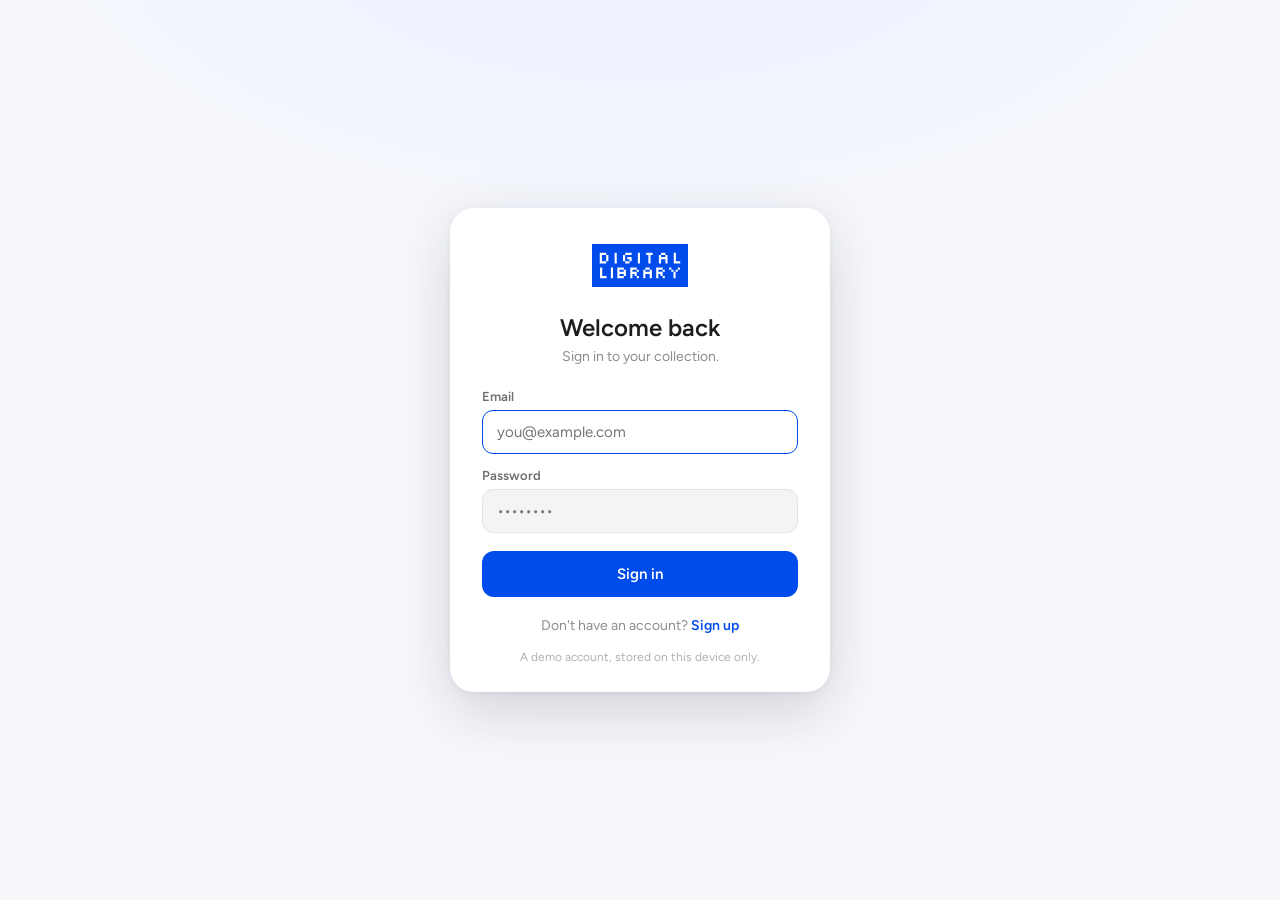
<file: index.html>
<!DOCTYPE html>
<html lang="en">
<head>
  <meta charset="UTF-8" />
  <meta name="viewport" content="width=device-width, initial-scale=1.0, minimum-scale=1.0, maximum-scale=1.0, user-scalable=no, viewport-fit=cover" />
  <title>Digital Library</title>
  <meta name="description" content="A Cover Flow shelf for the books worth keeping." />

  <!-- Link previews -->
  <meta property="og:type" content="website" />
  <meta property="og:title" content="Digital Library" />
  <meta property="og:description" content="A Cover Flow shelf for the books worth keeping." />
  <meta property="og:image" content="assets/og-image.png" />
  <meta property="og:image:width" content="800" />
  <meta property="og:image:height" content="600" />
  <meta property="og:image:alt" content="Digital Library" />
  <meta name="twitter:card" content="summary_large_image" />
  <meta name="twitter:title" content="Digital Library" />
  <meta name="twitter:description" content="A Cover Flow shelf for the books worth keeping." />
  <meta name="twitter:image" content="assets/og-image.png" />
  <link rel="preconnect" href="https://fonts.googleapis.com" />
  <link rel="preconnect" href="https://fonts.gstatic.com" crossorigin />
  <link href="https://fonts.googleapis.com/css2?family=Figtree:wght@400;500;600&family=Geist+Mono:wght@400;500&display=swap" rel="stylesheet" />
  <link rel="icon" href="assets/favicon.svg" type="image/svg+xml" />
  <link rel="icon" href="assets/favicon-32.png" sizes="32x32" />
  <link rel="apple-touch-icon" href="assets/apple-touch-icon.png" />
  <meta name="theme-color" content="#004BEC" />
  <link rel="stylesheet" href="styles.css" />
</head>
<body>
  <header class="topbar">
    <div class="topbar-row">
      <img class="logo" src="assets/logo.svg" alt="Digital Library" />
      <div class="search" role="search">
        <input id="searchInput" type="search" placeholder="Search by author, book, or genre"
               aria-label="Search by author, book, or genre" autocomplete="off" />
      </div>
      <button class="add-btn glass" id="addBtn">Add book</button>
      <button class="avatar-btn" id="avatarBtn" title="Your profile" aria-label="Your profile" hidden></button>
    </div>

    <div class="nav-row">
     <div class="nav-left">
      <nav class="tabs" id="tabsNav">
        <button class="tab-link" data-tab="explore" data-label="Explore">
          Explore<img class="tab-caret" src="assets/caret-down.svg" alt="" />
        </button>
        <button class="tab-link active" data-tab="collection" data-label="Collection" aria-haspopup="menu" aria-expanded="false">
          Collection<img class="tab-caret" src="assets/caret-down.svg" alt="" />
        </button>
        <button class="tab-link" data-tab="list" data-label="List">
          List<img class="tab-caret" src="assets/caret-down.svg" alt="" />
        </button>
        <button class="tab-link" data-tab="settings" data-label="Settings">
          Settings<img class="tab-caret" src="assets/caret-down.svg" alt="" />
        </button>
        <span class="tab-indicator" id="tabIndicator" aria-hidden="true"></span>
        <div class="tab-menu glass glass--static" id="tabMenu" role="menu" hidden></div>
      </nav>
     </div>

      <div class="view-ctas" id="viewCtas" role="group" aria-label="View">
        <button class="glass view-cta active" data-view="cover" aria-label="Cover view" title="Cover view" aria-pressed="true">
          <img class="icon-on" src="assets/slideshow-on.svg" alt="" />
          <img class="icon-off" src="assets/slideshow-off.svg" alt="" />
        </button>
        <button class="glass view-cta" data-view="list" aria-label="List view" title="List view" aria-pressed="false">
          <img class="icon-on" src="assets/list-on.svg" alt="" />
          <img class="icon-off" src="assets/list-off.svg" alt="" />
        </button>
        <button class="glass view-cta" data-view="grid" aria-label="Grid view" title="Grid view" aria-pressed="false">
          <img class="icon-on" src="assets/grid-on.svg" alt="" />
          <img class="icon-off" src="assets/grid-off.svg" alt="" />
        </button>
      </div>
    </div>
  </header>

  <!-- Collection category sub-nav (floats below the header, over the shelf) -->
  <div class="collection-subnav" id="collectionSubnav" role="tablist" aria-label="Collection categories" hidden></div>

  <p class="empty-shelf" id="emptyShelf" hidden>
    Your library is empty. Use <strong>Add book</strong> to put something on the shelf.
  </p>

  <main class="stage" id="stage">
    <div class="coverflow" id="coverflow"></div>
    <div class="book-meta" id="bookMeta">
      <p class="book-title" id="bookTitle"></p>
      <p class="book-author" id="bookAuthor"></p>
    </div>
  </main>

  <!-- Book detail tray -->
  <div class="tray-scrim" id="trayScrim" hidden></div>
  <aside class="tray glass glass--static" id="tray" role="dialog" aria-modal="true" aria-labelledby="trayTitle" hidden>
    <button class="tray-grip" id="trayGrip" aria-label="Close details"></button>
    <div class="tray-body">
      <img class="tray-cover" id="trayCover" alt="" />
      <div class="tray-text">
        <h2 class="tray-title" id="trayTitle"></h2>
        <p class="tray-author" id="trayAuthor"></p>
        <p class="tray-synopsis" id="traySynopsis"></p>

        <div class="tray-shelf-actions">
          <div class="tray-status" id="trayStatus" role="group" aria-label="Read status">
            <button type="button" data-read="false">Unread</button>
            <button type="button" data-read="true">Read</button>
          </div>
          <div class="tray-listwrap">
            <button class="tray-listbtn" id="trayListBtn" type="button" aria-haspopup="true" aria-expanded="false">
              <span id="trayListLabel">Add to list</span>
              <img src="assets/caret-down.svg" alt="" />
            </button>
            <div class="tray-listmenu" id="trayListMenu" hidden></div>
          </div>
        </div>

        <button class="tray-add-btn" id="trayAddPreview" type="button" hidden>Add to collection</button>
        <div class="tray-ctas" id="trayCtas"></div>
        <button class="tray-remove" id="trayRemove" type="button">Remove from library</button>
      </div>
    </div>
  </aside>

  <section class="browse" id="browse" hidden>
    <div class="browse-inner" id="browseInner"></div>
    <p class="browse-empty" id="browseEmpty" hidden>No books match that search.</p>
  </section>

  <!-- Explore tab -->
  <section class="tab-page" id="explorePage" hidden>
    <div class="explore-subnav" id="exploreSubnav" role="tablist" aria-label="Explore categories"></div>
    <div class="page-inner" id="exploreInner"></div>
  </section>

  <!-- List tab -->
  <section class="tab-page" id="listPage" hidden>
    <div class="explore-subnav" id="listSubnav" role="tablist" aria-label="List categories"></div>
    <div class="page-inner" id="listInner"></div>
  </section>

  <!-- Settings tab -->
  <section class="tab-page" id="settingsPage" hidden>
    <div class="page-inner" id="settingsInner"></div>
  </section>

  <!-- Profile tab -->
  <section class="tab-page" id="profilePage" hidden>
    <div class="page-inner" id="profileInner"></div>
  </section>

  <!-- Add-book modal -->
  <div class="modal-backdrop" id="modalBackdrop" hidden>
    <div class="modal" role="dialog" aria-modal="true" aria-labelledby="modalTitle">
      <div class="modal-header">
        <h2 id="modalTitle">Add a book</h2>
        <button class="modal-close" id="modalClose" aria-label="Close">&times;</button>
      </div>

      <div class="modal-tabs" role="tablist">
        <button class="tab active" id="tabScan" role="tab" aria-selected="true">Scan ISBN</button>
        <button class="tab" id="tabPhoto" role="tab" aria-selected="false">Photo of cover</button>
      </div>

      <div class="camera-wrap" id="cameraWrap">
        <video id="camVideo" autoplay playsinline muted></video>
        <div class="scan-frame" id="scanFrame"></div>
        <p class="camera-note" id="cameraNote">Point the camera at the barcode on the back of the book.</p>
      </div>

      <div class="camera-fallback" id="cameraFallback" hidden>
        <p>Camera unavailable. Upload a photo instead:</p>
        <input type="file" id="fileInput" accept="image/*" capture="environment" />
      </div>

      <div class="modal-actions" id="scanActions">
        <div class="manual-isbn">
          <input type="text" id="isbnInput" inputmode="numeric" placeholder="…or type the ISBN" />
          <button class="btn secondary" id="isbnLookupBtn">Look up</button>
        </div>
      </div>

      <div class="modal-actions" id="photoActions" hidden>
        <button class="btn primary" id="captureBtn">Capture cover</button>
      </div>

      <div class="modal-status" id="modalStatus" hidden></div>

      <!-- Reading the cover / searching -->
      <div class="match-loading" id="matchLoading" hidden>
        <span class="spinner" aria-hidden="true"></span>
        <p id="matchLoadingMsg">Reading the cover…</p>
      </div>

      <!-- A book was matched — confirm it before adding -->
      <div class="match-confirm" id="matchConfirm" hidden>
        <p class="match-question">Is this your book?</p>
        <div class="match-cover-wrap">
          <img class="match-cover" id="matchCover" alt="Matched book cover" />
        </div>
        <h3 class="match-title" id="matchTitle"></h3>
        <p class="match-author" id="matchAuthor"></p>
        <p class="match-year" id="matchYear" hidden></p>
        <div class="match-actions">
          <button class="btn primary" id="matchAddBtn">Add to Library</button>
          <button class="btn secondary" id="matchRejectBtn">Not the right book</button>
        </div>
        <div class="match-others" id="matchOthers" hidden>
          <p class="candidates-label">Other matches</p>
          <div class="candidate-list" id="candidateList"></div>
          <button class="link-btn" id="usePhotoBtn">None of these — enter details manually</button>
        </div>
      </div>

      <!-- Nothing matched -->
      <div class="match-error" id="matchError" hidden>
        <div class="error-art" aria-hidden="true">
          <svg width="80" height="80" viewBox="0 0 80 80" fill="none" xmlns="http://www.w3.org/2000/svg">
            <circle cx="40" cy="40" r="40" fill="#EAF0FF"/>
            <circle cx="36" cy="36" r="15" fill="#fff" stroke="#004BEC" stroke-width="3"/>
            <line x1="46.5" y1="46.5" x2="57" y2="57" stroke="#004BEC" stroke-width="4" stroke-linecap="round"/>
            <path d="M31.6 32.4c0-2.5 2-4.3 4.6-4.3s4.6 1.7 4.6 4.1c0 3-3.4 3.4-3.9 6" stroke="#004BEC" stroke-width="2.6" stroke-linecap="round" stroke-linejoin="round"/>
            <circle cx="36.2" cy="42.6" r="1.7" fill="#004BEC"/>
          </svg>
        </div>
        <h3 class="error-title" id="errorTitle">We couldn't find that book</h3>
        <p class="error-msg" id="errorMsg"></p>
        <div class="error-actions">
          <button class="btn primary" id="errorRetryBtn">Try again</button>
          <button class="link-btn" id="errorManualBtn">Enter details manually</button>
        </div>
      </div>

      <!-- Manual entry fallback -->
      <div class="confirm-card" id="confirmCard" hidden>
        <img id="confirmCover" alt="Book cover preview" />
        <div class="confirm-fields">
          <input type="text" id="confirmTitle" placeholder="Title" />
          <input type="text" id="confirmAuthor" placeholder="Author" />
          <div class="confirm-buttons">
            <button class="btn secondary" id="retryBtn">Retry</button>
            <button class="btn primary" id="confirmAddBtn">Add to library</button>
          </div>
        </div>
      </div>
    </div>
  </div>

  <canvas id="captureCanvas" hidden></canvas>

  <!-- Generic manual add (non-book collections) -->
  <div class="modal-backdrop" id="manualBackdrop" hidden>
    <div class="modal manual-modal" role="dialog" aria-modal="true" aria-labelledby="manualTitle">
      <div class="modal-header">
        <h2 id="manualTitle">Add item</h2>
        <button class="modal-close" id="manualClose" aria-label="Close">&times;</button>
      </div>
      <div class="manual-fields">
        <input type="text" id="manualTitleInput" placeholder="Title" />
        <input type="text" id="manualCreatorInput" placeholder="Creator" />
        <input type="url" id="manualCoverInput" placeholder="Cover image URL (optional)" />
        <textarea id="manualSynopsis" placeholder="Notes or synopsis (optional)" rows="3"></textarea>
        <p class="modal-status" id="manualStatus" hidden></p>
        <button class="btn primary" id="manualAddBtn">Add</button>
      </div>
    </div>
  </div>

  <!-- Sign in / sign up splash -->
  <div class="auth-splash" id="authSplash" hidden>
    <div class="auth-card">
      <img class="auth-logo" src="assets/logo.svg" alt="Digital Library" />
      <h1 class="auth-title" id="authTitle">Welcome back</h1>
      <p class="auth-subtitle" id="authSubtitle">Sign in to your collection.</p>

      <form class="auth-form" id="authForm" novalidate>
        <div class="auth-field" id="authNameField" hidden>
          <label for="authName">Name</label>
          <input type="text" id="authName" autocomplete="name" placeholder="Ada Lovelace" />
        </div>
        <div class="auth-field">
          <label for="authEmail">Email</label>
          <input type="email" id="authEmail" autocomplete="email" placeholder="you@example.com" required />
        </div>
        <div class="auth-field">
          <label for="authPassword">Password</label>
          <input type="password" id="authPassword" autocomplete="current-password" placeholder="••••••••" required />
        </div>
        <p class="auth-error" id="authError" hidden></p>
        <button type="submit" class="auth-submit" id="authSubmit">Sign in</button>
      </form>

      <p class="auth-toggle" id="authToggle"></p>
      <p class="auth-note">A demo account, stored on this device only.</p>
    </div>
  </div>

  <script src="assets/vendor/tesseract.min.js"></script>
  <script src="app.js"></script>
</body>
</html>
</file>
<file: styles.css>
* { margin: 0; padding: 0; box-sizing: border-box; }

[hidden] { display: none !important; }

:root {
  /* Covers fill whatever vertical room the header leaves, so they stay as large
     as they can be at any window size. 306px is the space above the cover
     (header + gap) plus the title block below it; 0.886 undoes the 1.129x
     perspective magnification. The width cap keeps phones sane, and the height
     is derived back from it so the 0.677 cover ratio always holds. */
  --cover-fit: clamp(260px, calc((100vh - 366px) * 0.886), 640px);
  --cover-w: min(calc(var(--cover-fit) * 0.6667), calc(100vw * 0.58));
  --cover-h: calc(var(--cover-w) / 0.6667);
  --side-scale: 0.8;
  --title-color: var(--text);
  --author-color: var(--text-dim);

  /* Vertical rhythm: the same gap sits above the nav row and below it,
     so the header and the shelf are evenly spaced. */
  --shelf-gap: 76px;
  /* True bottom of the fixed header: 20px top pad + 36px header row + gap +
     36px nav row + 20px bottom pad. (The Collection sub-nav pins to this, so
     it must be exact or the header would clip it.) */
  --nav-bottom: calc(20px + 36px + var(--shelf-gap) + 36px + 20px);
  /* The centre cover is magnified about the shelf's perspective origin
     (50% 40%), so it renders this far above the container's top edge:
     0.4 x containerHeight x (scale - 1), where scale = 1400/(1400-160). */
  --cover-lift: calc((var(--cover-h) + 140px) * 0.0516);

  /* ---- Colour tokens (light) ---- */
  color-scheme: light;
  --bg: #ffffff;
  --bg-soft: #f7f8fc;
  --surface: #ffffff;
  --surface-2: #f4f4f4;
  --surface-3: #f6f6f9;
  --text: #1d1d1f;
  --text-2: #6f6f6f;
  --text-dim: #8d8d8d;
  --text-mute: #b1b1b1;
  --border: #ececf2;
  --border-2: #e2e2ea;
  --accent: #004bec;
  --accent-strong: #0038b8;
  --topbar-bg: rgba(255, 255, 255, 0.72);
  --card-shadow: 0 20px 60px rgba(20, 22, 40, 0.16), 0 2px 6px rgba(20, 22, 40, 0.06);
  --glass-bg: linear-gradient(150deg, rgba(255,255,255,0.92) 0%, rgba(255,255,255,0.32) 46%, rgba(255,255,255,0.78) 100%), rgba(228,230,238,0.72);
  --glass-border: rgba(0,0,0,0.14);
  --hero-bg: linear-gradient(120deg, #f4f7ff 0%, #eef1fb 100%);
  --splash-bg: radial-gradient(1200px 600px at 50% -10%, #eaf0ff 0%, rgba(234,240,255,0) 60%), var(--bg-soft);
  --disc: #eaf0ff;
}

/* ---- Dark theme ---- */
:root[data-theme="dark"] {
  color-scheme: dark;
  --bg: #0e0f13;
  --bg-soft: #15161c;
  --surface: #191b22;
  --surface-2: #23252e;
  --surface-3: #2a2c37;
  --text: #f2f3f7;
  --text-2: #b9bcc8;
  --text-dim: #9a9db0;
  --text-mute: #6f7284;
  --border: #2b2d38;
  --border-2: #363948;
  --topbar-bg: rgba(18, 19, 25, 0.72);
  --card-shadow: 0 20px 60px rgba(0, 0, 0, 0.55), 0 2px 6px rgba(0, 0, 0, 0.4);
  --glass-bg: linear-gradient(150deg, rgba(255,255,255,0.10) 0%, rgba(255,255,255,0.03) 46%, rgba(255,255,255,0.07) 100%), rgba(38,40,50,0.75);
  --glass-border: rgba(255,255,255,0.14);
  --hero-bg: linear-gradient(120deg, #1b1e2b 0%, #191b26 100%);
  --splash-bg: radial-gradient(1200px 600px at 50% -10%, #1a2036 0%, rgba(26,32,54,0) 60%), var(--bg-soft);
  --disc: #232a3d;
}
/* Auto: follow the system when no explicit choice is set. */
@media (prefers-color-scheme: dark) {
  :root:not([data-theme="light"]) {
    color-scheme: dark;
    --bg: #0e0f13;
    --bg-soft: #15161c;
    --surface: #191b22;
    --surface-2: #23252e;
    --surface-3: #2a2c37;
    --text: #f2f3f7;
    --text-2: #b9bcc8;
    --text-dim: #9a9db0;
    --text-mute: #6f7284;
    --border: #2b2d38;
    --border-2: #363948;
    --topbar-bg: rgba(18, 19, 25, 0.72);
    --card-shadow: 0 20px 60px rgba(0, 0, 0, 0.55), 0 2px 6px rgba(0, 0, 0, 0.4);
    --glass-bg: linear-gradient(150deg, rgba(255,255,255,0.10) 0%, rgba(255,255,255,0.03) 46%, rgba(255,255,255,0.07) 100%), rgba(38,40,50,0.75);
    --glass-border: rgba(255,255,255,0.14);
    --hero-bg: linear-gradient(120deg, #1b1e2b 0%, #191b26 100%);
    --splash-bg: radial-gradient(1200px 600px at 50% -10%, #1a2036 0%, rgba(26,32,54,0) 60%), var(--bg-soft);
    --disc: #232a3d;
  }
}

html, body {
  height: 100%;
  overflow: hidden;
  background: var(--surface);
  font-family: 'Figtree', sans-serif;
  /* Lock the page: no rubber-band scroll, no text auto-sizing on rotate. */
  overscroll-behavior: none;
  -webkit-text-size-adjust: 100%;
  text-size-adjust: 100%;
}

/* Pins the app to the viewport so the page itself can never pan. */
body {
  position: fixed;
  inset: 0;
  touch-action: manipulation; /* also kills double-tap-to-zoom */
  -webkit-tap-highlight-color: transparent;
}

/* The shelf handles its own horizontal drag, so the browser gets no gestures. */
.stage { touch-action: none; }
/* List and grid scroll vertically, and stop at their own bounds. */
.browse { touch-action: pan-y; overscroll-behavior: contain; }

/* ---------- Top bar ---------- */
.topbar {
  position: fixed;
  top: 0; left: 0; right: 0;
  z-index: 40;
  padding: 20px;
  display: flex;
  flex-direction: column;
  /* Translucent so list/grid content passes softly beneath it. */
  background: var(--topbar-bg);
  backdrop-filter: blur(20px) saturate(180%);
  -webkit-backdrop-filter: blur(20px) saturate(180%);
}

.topbar-row {
  display: flex;
  align-items: center;
  justify-content: space-between;
  gap: 24px;
  width: 100%;
  max-width: 1120px;
  margin: 0 auto;
}

.logo { width: 80px; height: 36px; flex-shrink: 0; }

/* Search */
.search { flex: 1; display: flex; justify-content: center; }
.search input {
  width: 100%;
  max-width: 420px;
  height: 34px;
  padding: 8px 20px;
  border: 1px solid rgba(145, 145, 145, 0.08);
  border-radius: 36px;
  background: var(--surface-2);
  font-family: 'Figtree', sans-serif;
  font-weight: 500;
  font-size: 14px;
  color: var(--text);
  text-align: center;
  outline: none;
}
.search input::placeholder { color: var(--text-mute); }
/* Stays centred while typing, so the query grows outward from the middle. */
.search input:focus { border-color: rgba(0, 75, 236, 0.35); }
.search input::-webkit-search-cancel-button { cursor: pointer; }

/* Nav row */
.nav-row {
  display: flex;
  align-items: center;
  justify-content: space-between;
  gap: 24px;
  width: 100%;
  max-width: 1120px;
  margin: var(--shelf-gap) auto 0;
  /* Match the view-toggle height so the tabs sit in the same place on every
     page, whether or not the toggles (Collection only) are shown. */
  min-height: 36px;
}

.tabs { display: flex; align-items: center; gap: 36px; }
.tab-link {
  display: flex;
  align-items: center;
  gap: 4px;
  padding: 0 0 4px;
  border: none;
  border-bottom: 4px solid transparent;
  background: none;
  font-family: 'Geist Mono', monospace;
  font-weight: 400;
  font-size: 18px;
  color: var(--text-dim);
  cursor: pointer;
  white-space: nowrap;
  transition: color 0.15s ease;
}
.tab-link:hover { color: var(--text-2); }
/* The underline is a single shared bar (.tab-indicator) that slides between
   tabs, so the transparent border here only reserves its height. */
.tab-link.active { color: var(--text); }

.tab-indicator {
  position: absolute;
  left: 0;
  bottom: 0;
  height: 4px;
  width: 0;
  background: #004bec;
  border-radius: 2px;
  pointer-events: none;
  transition: transform 0.4s cubic-bezier(0.22, 1, 0.36, 1),
              width 0.4s cubic-bezier(0.22, 1, 0.36, 1);
}
.tab-caret { width: 18px; height: 18px; display: none; }

/* View toggles */
.view-ctas { display: flex; align-items: center; gap: 6px; }
.view-cta {
  display: flex;
  align-items: center;
  justify-content: center;
  height: 36px;
  padding: 0 6px;
  border-radius: 29px;
  cursor: pointer;
}
/* State is carried by the icon — filled when selected, outline when not —
   so the glass chrome itself stays identical across all three. */
.view-cta img { width: 24px; height: 24px; display: block; }
.view-cta .icon-on { display: none; }
.view-cta.active .icon-on { display: block; }
.view-cta.active .icon-off { display: none; }
.view-cta:hover { box-shadow: 0 0 6px rgba(0, 0, 0, 0.28); }

/* ---------- Cover Flow stage ---------- */
.stage {
  position: absolute;
  inset: 0;
  display: flex;
  flex-direction: column;
  align-items: center;
  /* Anchored below the header rather than centred, so the gap stays even
     regardless of viewport height. */
  justify-content: flex-start;
  padding-top: calc(var(--nav-bottom) + var(--shelf-gap) + var(--cover-lift));
  user-select: none;
}

.coverflow {
  position: relative;
  width: 100%;
  height: calc(var(--cover-h) + 140px);
  perspective: 1400px;
  perspective-origin: 50% 40%;
  transform-style: preserve-3d;
}

.book {
  position: absolute;
  left: 50%;
  top: 0;
  width: var(--cover-w);
  height: var(--cover-h);
  margin-left: calc(var(--cover-w) / -2);
  transform-style: preserve-3d;
  transition: transform 0.55s cubic-bezier(0.22, 1, 0.36, 1),
              opacity 0.55s ease;
  cursor: pointer;
  will-change: transform;
}

.book .cover,
.book .reflection {
  position: absolute;
  left: 0;
  width: 100%;
  height: 100%;
  object-fit: cover;
  border-radius: 4.5px;
  display: block;
}

.book .cover {
  top: 0;
  box-shadow: 0 0 15.9px rgba(0, 0, 0, 0.15);
  background: var(--surface-2);
}

/* Mirrored copy of the cover, faded with a mask */
.book .reflection {
  top: calc(100% + 3px);
  transform: scaleY(-1);
  opacity: 1;
  pointer-events: none;
  /* Falls off quickly from the cover's edge so the title and author stay
     legible where they sit over it. (Local-space gradient, then flipped.) */
  -webkit-mask-image: linear-gradient(to top,
    rgba(0, 0, 0, 0.42) 0%, rgba(0, 0, 0, 0.12) 18%, transparent 34%);
  mask-image: linear-gradient(to top,
    rgba(0, 0, 0, 0.42) 0%, rgba(0, 0, 0, 0.12) 18%, transparent 34%);
}

.book-meta {
  display: flex;
  flex-direction: column;
  align-items: center;
  gap: 6px;
  /* Sits 12px below the magnified centre cover. The container is
     (--cover-h + 140px) tall while the cover renders 1.129x its height about
     the perspective origin, so the offset scales with the cover. */
  margin-top: calc(var(--cover-h) * 0.07742 - 135.23px);
  text-align: center;
  max-width: 420px;
  z-index: 30;
}
.book-title {
  font-weight: 600;
  font-size: 17px;
  color: var(--title-color);
  max-width: 260px;
  white-space: nowrap;
  overflow: hidden;
  text-overflow: ellipsis;
}
.book-author {
  font-weight: 600;
  font-size: 15px;
  color: var(--author-color);
}

/* ---------- List & grid views ---------- */
/* Scrolls beneath the header so the glass has real content to refract. */
.browse {
  position: absolute;
  inset: 0;
  overflow-y: auto;
  /* Same content start as the Explore/List/Settings pages. */
  padding: calc(var(--nav-bottom) + 24px) 20px 60px;
}
.browse-inner {
  width: 100%;
  max-width: 1120px;
  margin: 0 auto;
}

.browse-empty {
  max-width: 1120px;
  margin: 40px auto;
  text-align: center;
  font-family: 'Figtree', sans-serif;
  font-size: 15px;
  color: var(--text-dim);
}

/* Grid */
.browse-inner.grid {
  display: grid;
  grid-template-columns: repeat(auto-fill, minmax(150px, 1fr));
  gap: 32px 24px;
}
.grid .browse-item { cursor: pointer; }
.grid .browse-item img {
  width: 100%;
  aspect-ratio: 2 / 3;
  object-fit: cover;
  border-radius: 4.5px;
  box-shadow: 0 0 13.5px rgba(0, 0, 0, 0.15);
  background: var(--surface-2);
  display: block;
  transition: transform 0.15s ease, box-shadow 0.15s ease;
}
.grid .browse-item:hover img {
  transform: translateY(-3px);
  box-shadow: 0 6px 18px rgba(0, 0, 0, 0.2);
}
.grid .browse-item h3 {
  margin-top: 12px;
  font-family: 'Figtree', sans-serif;
  font-weight: 600;
  font-size: 15px;
  color: var(--text);
  white-space: nowrap;
  overflow: hidden;
  text-overflow: ellipsis;
}
.grid .browse-item p {
  margin-top: 2px;
  font-family: 'Figtree', sans-serif;
  font-weight: 600;
  font-size: 13px;
  color: var(--text-dim);
  white-space: nowrap;
  overflow: hidden;
  text-overflow: ellipsis;
}

/* List */
.browse-inner.list { display: flex; flex-direction: column; }
.list .browse-item {
  display: flex;
  align-items: center;
  gap: 16px;
  padding: 12px 8px;
  border-bottom: 1px solid var(--border);
  cursor: pointer;
  border-radius: 10px;
  transition: background 0.15s ease;
}
.list .browse-item:hover { background: var(--surface-3); }
.list .browse-item img {
  width: 44px;
  height: 66px;
  object-fit: cover;
  border-radius: 3px;
  box-shadow: 0 0 8px rgba(0, 0, 0, 0.15);
  background: var(--surface-2);
  flex-shrink: 0;
}
.list .browse-item h3 {
  font-family: 'Figtree', sans-serif;
  font-weight: 600;
  font-size: 17px;
  color: var(--text);
}
.list .browse-item p {
  margin-top: 2px;
  font-family: 'Figtree', sans-serif;
  font-weight: 600;
  font-size: 15px;
  color: var(--text-dim);
}

/* ---------- Add button ---------- */
/* ---------- Liquid Glass ----------
   The header sits on white, so the glass reads through its edges rather than
   through refraction: a bright specular rim along the top, a darker settling
   edge at the bottom, and a soft cast shadow lifting it off the page. */
/* Liquid Glass control (Figma node 23:591): a soft neutral tint over the
   frosted backing, a hairline border, and a single even ambient shadow. */
.glass {
  position: relative;
  isolation: isolate;
  border: 1px solid var(--glass-border);
  border-radius: 29px;
  background:
    linear-gradient(162deg, rgba(0, 0, 0, 0.11) 0%, rgba(0, 0, 0, 0.04) 50%, rgba(0, 0, 0, 0.08) 100%),
    var(--glass-bg);
  backdrop-filter: blur(18px) saturate(180%);
  -webkit-backdrop-filter: blur(18px) saturate(180%);
  box-shadow: 0 0 6px rgba(0, 0, 0, 0.15);
  transition: transform 0.18s ease, box-shadow 0.18s ease;
}

/* Panels opt out of the lift with .glass--static; only controls react. */
.glass:not(.glass--static):hover {
  transform: translateY(-1px);
  box-shadow: 0 2px 10px rgba(0, 0, 0, 0.2);
}
.glass:not(.glass--static):active {
  transform: translateY(0);
  box-shadow: 0 0 4px rgba(0, 0, 0, 0.18);
}

.add-btn {
  flex-shrink: 0;
  display: flex;
  align-items: center;
  height: 36px;
  padding: 0 21px;
  border-radius: 29px;
  color: var(--text);
  font-family: 'Figtree', sans-serif;
  font-weight: 600;
  font-size: 14px;
  white-space: nowrap;
  cursor: pointer;
}

/* ---------- Modal ---------- */
.modal-backdrop {
  position: fixed;
  inset: 0;
  background: rgba(0, 0, 0, 0.45);
  display: flex;
  align-items: center;
  justify-content: center;
  z-index: 100;
}

.modal {
  width: min(520px, calc(100vw - 32px));
  max-height: calc(100vh - 48px);
  overflow-y: auto;
  background: var(--surface);
  border-radius: 20px;
  padding: 24px;
  display: flex;
  flex-direction: column;
  gap: 16px;
}

.modal-header {
  display: flex;
  align-items: center;
  justify-content: space-between;
}
.modal-header h2 { font-size: 20px; font-weight: 600; }
.modal-close {
  border: none;
  background: none;
  font-size: 28px;
  line-height: 1;
  color: var(--text-dim);
  cursor: pointer;
}

.modal-tabs {
  display: flex;
  gap: 8px;
  background: var(--surface-2);
  border-radius: 12px;
  padding: 4px;
}
.tab {
  flex: 1;
  padding: 10px;
  border: none;
  border-radius: 9px;
  background: none;
  font-family: 'Figtree', sans-serif;
  font-weight: 600;
  font-size: 15px;
  color: var(--text-2);
  cursor: pointer;
}
.tab.active { background: var(--surface); color: var(--text); box-shadow: 0 1px 4px rgba(0,0,0,0.12); }

.camera-wrap {
  position: relative;
  border-radius: 14px;
  overflow: hidden;
  background: #111;
  aspect-ratio: 4 / 3;
}
.camera-wrap video {
  width: 100%;
  height: 100%;
  object-fit: cover;
  display: block;
}
.scan-frame {
  position: absolute;
  left: 50%; top: 50%;
  transform: translate(-50%, -50%);
  width: 70%;
  height: 38%;
  border: 2.5px solid rgba(255, 255, 255, 0.9);
  border-radius: 12px;
  box-shadow: 0 0 0 2000px rgba(0, 0, 0, 0.25);
}
.camera-wrap.photo-mode .scan-frame {
  width: 52%;
  height: 86%;
}
.camera-note {
  position: absolute;
  left: 0; right: 0; bottom: 10px;
  text-align: center;
  color: #fff;
  font-size: 13px;
  text-shadow: 0 1px 3px rgba(0,0,0,0.7);
}

.camera-fallback { font-size: 15px; display: flex; flex-direction: column; gap: 10px; }

.modal-actions { display: flex; justify-content: center; }
.manual-isbn { display: flex; gap: 8px; width: 100%; }
.manual-isbn input {
  flex: 1;
  padding: 10px 14px;
  border: 1.5px solid var(--border-2);
  border-radius: 10px;
  font-family: 'Figtree', sans-serif;
  font-size: 15px;
}

.btn {
  padding: 10px 18px;
  border: none;
  border-radius: 10px;
  font-family: 'Figtree', sans-serif;
  font-weight: 600;
  font-size: 15px;
  cursor: pointer;
}
.btn.primary { background: #1d24e0; color: #fff; }
.btn.primary:hover { background: #161cb8; }
.btn.secondary { background: var(--surface-2); color: var(--text); }
.btn.secondary:hover { background: var(--surface-3); }
.btn:disabled { opacity: 0.5; cursor: default; }

.modal-status {
  text-align: center;
  font-size: 14px;
  color: var(--text-2);
  min-height: 20px;
}
.modal-status.error { color: #c62828; }

.confirm-card {
  display: flex;
  gap: 16px;
  background: var(--surface-2);
  border-radius: 14px;
  padding: 16px;
}
.confirm-card img {
  width: 96px;
  height: 142px;
  object-fit: cover;
  border-radius: 4px;
  box-shadow: 0 2px 8px rgba(0,0,0,0.18);
  background: var(--border-2);
}
.confirm-fields {
  flex: 1;
  display: flex;
  flex-direction: column;
  gap: 10px;
  justify-content: center;
}
.confirm-fields input {
  padding: 9px 12px;
  border: 1.5px solid var(--border-2);
  border-radius: 9px;
  font-family: 'Figtree', sans-serif;
  font-size: 15px;
}
.confirm-buttons { display: flex; gap: 8px; justify-content: flex-end; }

/* ---------- Small screens ---------- */
/* Shorter viewports: tighten the header rhythm; the covers size themselves. */
@media (min-width: 901px) and (max-height: 820px) { :root { --shelf-gap: 56px; } }
@media (min-width: 901px) and (max-height: 700px) { :root { --shelf-gap: 40px; } }

@media (max-width: 900px) {
  :root {
    --shelf-gap: 38px;
    /* 20px padding + 36px logo row + 30px gap + 44px search + gap + 39px nav */
    --nav-bottom: calc(20px + 36px + 30px + 44px + var(--shelf-gap) + 39px);
  }

  /* Stacked header: logo + CTA, then a full-width search field */
  .topbar-row { flex-wrap: wrap; gap: 0; }
  .search {
    order: 3;
    flex-basis: 100%;
    margin-top: 30px;
  }
  .search input {
    max-width: none;
    height: auto;
    padding: 14px 20px;
  }

  /* Tabs collapse to the current one with a caret. No entrance animation here:
     switching tabs re-shows a hidden link, which would otherwise replay the
     rise-in and make the nav appear to jump. The descendant selector outranks
     the later `.tab-link { animation: rise-in }` entrance rule. */
  .tab-link { display: none; }
  .tabs .tab-link { animation: none; }
  .tab-link.active { display: flex; }
  .tab-caret { display: block; }

  .browse-inner.grid { grid-template-columns: repeat(auto-fill, minmax(120px, 1fr)); gap: 24px 16px; }

  .book-title { font-size: 15px; max-width: 220px; }
  .book-author { font-size: 13px; }
}

/* ---------- Book detail tray ---------- */
.tray-scrim {
  position: fixed;
  inset: 0;
  z-index: 60;
  background: rgba(20, 22, 30, 0.28);
  backdrop-filter: blur(2px);
  -webkit-backdrop-filter: blur(2px);
  opacity: 0;
  transition: opacity 0.32s ease;
}
.tray-scrim.open { opacity: 1; }

.tray {
  position: fixed;
  left: 50%;
  bottom: 0;
  z-index: 70;
  width: min(880px, calc(100vw - 32px));
  max-height: min(74vh, 560px);
  overflow-y: auto;
  overscroll-behavior: contain;
  padding: 14px 28px 28px;
  border-radius: 28px 28px 0 0;
  border-bottom: none;
  transform: translate(-50%, 100%);
  transition: transform 0.42s cubic-bezier(0.22, 1, 0.36, 1);
  /* Deeper cast than the header glass, since it floats over the shelf. */
  box-shadow:
    0 0 0 0.5px rgba(0, 0, 0, 0.06),
    0 -8px 40px rgba(0, 0, 0, 0.18),
    inset 0 1px 1.5px rgba(255, 255, 255, 1),
    inset 0 0 20px rgba(255, 255, 255, 0.5);
}
.tray.open { transform: translate(-50%, 0); }

/* Drag-handle affordance, doubles as a close button */
.tray-grip {
  display: block;
  width: 44px;
  height: 5px;
  margin: 0 auto 18px;
  padding: 0;
  border: none;
  border-radius: 3px;
  background: rgba(60, 64, 80, 0.28);
  cursor: pointer;
}
.tray-grip:hover { background: rgba(60, 64, 80, 0.45); }

.tray-body { display: flex; gap: 24px; align-items: flex-start; }

.tray-cover {
  width: 132px;
  flex-shrink: 0;
  aspect-ratio: 2 / 3;
  object-fit: cover;
  border-radius: 5px;
  background: var(--surface-2);
  box-shadow: 0 6px 20px rgba(0, 0, 0, 0.22);
}

.tray-text { flex: 1; min-width: 0; }
.tray-title {
  font-family: 'Figtree', sans-serif;
  font-weight: 600;
  font-size: 22px;
  color: var(--text);
  line-height: 1.25;
}
.tray-author {
  margin-top: 4px;
  font-family: 'Figtree', sans-serif;
  font-weight: 600;
  font-size: 15px;
  color: var(--text-dim);
}
.tray-synopsis {
  margin-top: 14px;
  font-family: 'Figtree', sans-serif;
  font-size: 15px;
  line-height: 1.55;
  color: var(--text-2);
}

.tray-ctas { display: flex; flex-wrap: wrap; gap: 8px; margin-top: 20px; }
.tray-cta {
  display: inline-flex;
  align-items: center;
  gap: 7px;
  height: 38px;
  padding: 0 18px;
  border-radius: 29px;
  font-family: 'Figtree', sans-serif;
  font-weight: 600;
  font-size: 14px;
  color: var(--text);
  text-decoration: none;
  white-space: nowrap;
}
.tray-cta.primary {
  background: #004bec;
  border-color: rgba(255, 255, 255, 0.25);
  color: #fff;
  box-shadow:
    0 1px 2px rgba(0, 0, 0, 0.12),
    0 6px 16px rgba(0, 75, 236, 0.32),
    inset 0 1px 1px rgba(255, 255, 255, 0.45);
}
.tray-cta.primary::before {
  background: linear-gradient(to bottom, rgba(255, 255, 255, 0.28) 0%, rgba(255, 255, 255, 0) 58%);
}
.tray-cta.primary:hover {
  box-shadow:
    0 2px 4px rgba(0, 0, 0, 0.14),
    0 10px 22px rgba(0, 75, 236, 0.4),
    inset 0 1px 1px rgba(255, 255, 255, 0.5);
}


@media (max-width: 900px) {
  .tray { width: 100%; padding: 12px 20px 24px; border-radius: 22px 22px 0 0; }
  .tray-body { gap: 16px; }
  .tray-cover { width: 92px; }
  .tray-title { font-size: 19px; }
  .tray-synopsis { font-size: 14px; margin-top: 10px; }
  .tray-ctas { gap: 6px; margin-top: 16px; }
  .tray-cta { height: 36px; padding: 0 14px; font-size: 13px; }
}

/* ---------- Entrance motion ----------
   Everything except the shelf eases in. The carousel keeps its own transform
   transition, so its movement is untouched.
   fill-mode is `backwards`, not `both`: the first keyframe holds during the
   delay, but once the run finishes the element returns to its normal styles,
   so hover lifts and other transforms still work afterwards. */
@keyframes rise-in {
  from { opacity: 0; transform: translateY(12px); }
  to   { opacity: 1; transform: translateY(0); }
}
@keyframes fade-in {
  from { opacity: 0; }
  to   { opacity: 1; }
}

.logo,
.search,
.add-btn,
.tab-link,
.view-cta,
.book-meta {
  animation: rise-in 0.55s cubic-bezier(0.22, 1, 0.36, 1) backwards;
}

/* Staggered so the header assembles left to right, then the nav row */
.logo      { animation-delay: 0.04s; }
.search    { animation-delay: 0.10s; }
.add-btn   { animation-delay: 0.16s; }
.tab-link:nth-of-type(1) { animation-delay: 0.22s; }
.tab-link:nth-of-type(2) { animation-delay: 0.27s; }
.tab-link:nth-of-type(3) { animation-delay: 0.32s; }
.tab-link:nth-of-type(4) { animation-delay: 0.37s; }
.view-cta:nth-of-type(1) { animation-delay: 0.30s; }
.view-cta:nth-of-type(2) { animation-delay: 0.35s; }
.view-cta:nth-of-type(3) { animation-delay: 0.40s; }
.book-meta { animation-delay: 0.46s; }

/* Title and author cross-fade when the shelf lands on a new book */
.book-meta.swap { animation: fade-in 0.4s ease backwards; }

/* List and grid tiles ease in; the delay is set per item in app.js */
.browse-item { animation: rise-in 0.45s cubic-bezier(0.22, 1, 0.36, 1) backwards; }

/* Add-book modal */
.modal-backdrop { animation: fade-in 0.22s ease backwards; }
.modal { animation: rise-in 0.38s cubic-bezier(0.22, 1, 0.36, 1) backwards; }

/* Respect a reduced-motion preference. */
@media (prefers-reduced-motion: reduce) {
  *, *::before, *::after {
    animation-duration: 0.01ms !important;
    animation-delay: 0ms !important;
    transition-duration: 0.01ms !important;
  }
}

/* ---------- Mobile tab dropdown ---------- */
.tabs { position: relative; }

.tab-menu {
  position: absolute;
  top: calc(100% + 14px);
  left: 0;
  min-width: 240px;
  padding: 8px;
  border-radius: 22px;
  z-index: 80;
  display: none;
  flex-direction: column;
  gap: 2px;
  opacity: 0;
  transform: translateY(-8px) scale(0.98);
  transform-origin: top left;
  transition: opacity 0.2s ease, transform 0.24s cubic-bezier(0.22, 1, 0.36, 1);
}
.tab-menu.open { opacity: 1; transform: translateY(0) scale(1); }

.tab-menu button {
  width: 100%;
  text-align: left;
  padding: 11px 16px;
  border: none;
  background: none;
  border-radius: 14px;
  font-family: 'Geist Mono', monospace;
  font-weight: 400;
  font-size: 16px;
  color: var(--text);
  cursor: pointer;
  white-space: nowrap;
  transition: background 0.15s ease, color 0.15s ease;
}
.tab-menu button:hover { background: rgba(255, 255, 255, 0.55); }
.tab-menu button.current { color: #004bec; }

/* Only phones collapse the tabs into a menu. */
@media (max-width: 900px) {
  .tab-menu { display: flex; }
  .tab-link.active { cursor: pointer; }
}

/* ---------- Cover-match candidates ---------- */
.candidates { display: flex; flex-direction: column; gap: 10px; }
.candidates-label {
  font-family: 'Figtree', sans-serif;
  font-weight: 600;
  font-size: 14px;
  color: var(--text);
}
.candidate-list { display: flex; flex-direction: column; gap: 6px; }

.candidate {
  display: flex;
  align-items: center;
  gap: 12px;
  padding: 8px;
  border: 1.5px solid var(--surface-2);
  border-radius: 12px;
  background: var(--surface);
  text-align: left;
  cursor: pointer;
  transition: border-color 0.15s ease, background 0.15s ease;
}
.candidate:hover { border-color: #004bec; background: var(--surface-3); }
.candidate img {
  width: 40px;
  height: 60px;
  object-fit: cover;
  border-radius: 3px;
  background: var(--surface-2);
  flex-shrink: 0;
}
.candidate-text { min-width: 0; }
.candidate-text strong {
  display: block;
  font-family: 'Figtree', sans-serif;
  font-weight: 600;
  font-size: 14px;
  color: var(--text);
  white-space: nowrap;
  overflow: hidden;
  text-overflow: ellipsis;
}
.candidate-text span {
  font-family: 'Figtree', sans-serif;
  font-size: 13px;
  color: var(--text-dim);
}

/* ---------- Remove & empty state ---------- */
.tray-remove {
  margin-top: 18px;
  padding: 0;
  border: none;
  background: none;
  font-family: 'Figtree', sans-serif;
  font-weight: 600;
  font-size: 13px;
  color: var(--text-dim);
  cursor: pointer;
  transition: color 0.15s ease;
}
.tray-remove:hover { color: #c62828; }
/* Second click confirms — destructive, and there is no undo. */
.tray-remove.confirming { color: #c62828; }

.empty-shelf {
  position: absolute;
  top: 50%;
  left: 50%;
  transform: translate(-50%, -50%);
  max-width: 320px;
  text-align: center;
  font-family: 'Figtree', sans-serif;
  font-size: 16px;
  line-height: 1.5;
  color: var(--text-dim);
  z-index: 5;
}
.empty-shelf strong { color: var(--text); }

/* ---------- Add-book: match, loading & error states ---------- */
.match-loading {
  display: flex;
  flex-direction: column;
  align-items: center;
  gap: 14px;
  padding: 44px 0;
}
.spinner {
  width: 34px;
  height: 34px;
  border-radius: 50%;
  border: 3px solid var(--border);
  border-top-color: #004bec;
  animation: spin 0.8s linear infinite;
}
@keyframes spin { to { transform: rotate(360deg); } }
.match-loading p {
  font-family: 'Figtree', sans-serif;
  font-weight: 500;
  font-size: 14px;
  color: var(--text-2);
}

/* Matched book — the confirmation */
.match-confirm {
  display: flex;
  flex-direction: column;
  align-items: center;
  text-align: center;
}
.match-question {
  font-family: 'Figtree', sans-serif;
  font-weight: 600;
  font-size: 14px;
  color: var(--text-dim);
}
.match-cover-wrap {
  margin: 14px 0 16px;
  animation: match-pop 0.4s cubic-bezier(0.22, 1, 0.36, 1) backwards;
}
@keyframes match-pop {
  from { opacity: 0; transform: translateY(10px) scale(0.96); }
  to   { opacity: 1; transform: translateY(0) scale(1); }
}
.match-cover {
  width: 150px;
  aspect-ratio: 2 / 3;
  object-fit: cover;
  border-radius: 6px;
  background: var(--surface-2);
  box-shadow: 0 12px 32px rgba(0, 0, 0, 0.22);
}
.match-title {
  font-family: 'Figtree', sans-serif;
  font-weight: 600;
  font-size: 20px;
  line-height: 1.25;
  color: var(--text);
}
.match-author {
  margin-top: 3px;
  font-family: 'Figtree', sans-serif;
  font-weight: 600;
  font-size: 15px;
  color: var(--text-dim);
}
.match-year {
  margin-top: 5px;
  font-family: 'Figtree', sans-serif;
  font-size: 13px;
  color: var(--text-mute);
}
.match-actions {
  display: flex;
  flex-direction: column;
  gap: 8px;
  width: 100%;
  margin-top: 20px;
}
.match-actions .btn { width: 100%; height: 44px; }

.match-others {
  width: 100%;
  margin-top: 16px;
  padding-top: 16px;
  border-top: 1px solid var(--border);
  text-align: left;
}

/* Text-only button, used for the quiet fallbacks */
.link-btn {
  display: block;
  margin: 10px auto 0;
  padding: 6px;
  border: none;
  background: none;
  font-family: 'Figtree', sans-serif;
  font-weight: 600;
  font-size: 13px;
  color: var(--text-dim);
  cursor: pointer;
  transition: color 0.15s ease;
}
.link-btn:hover { color: #004bec; }

/* Error state */
.match-error {
  display: flex;
  flex-direction: column;
  align-items: center;
  text-align: center;
  padding: 26px 8px 6px;
}
.error-art {
  margin-bottom: 12px;
  animation: match-pop 0.4s cubic-bezier(0.22, 1, 0.36, 1) backwards;
}
.error-title {
  font-family: 'Figtree', sans-serif;
  font-weight: 600;
  font-size: 19px;
  color: var(--text);
}
.error-msg {
  margin-top: 8px;
  font-family: 'Figtree', sans-serif;
  font-size: 14px;
  line-height: 1.5;
  color: var(--text-dim);
  max-width: 340px;
}
.error-actions {
  display: flex;
  flex-direction: column;
  gap: 8px;
  width: 100%;
  margin-top: 18px;
}
.error-actions .btn { width: 100%; height: 44px; }

/* ============================== Tab pages ============================== */
.tab-page {
  position: absolute;
  inset: 0;
  overflow-y: auto;
  padding: calc(var(--nav-bottom) + 24px) 20px 60px;
  touch-action: pan-y;
  overscroll-behavior: contain;
}
.page-inner {
  width: 100%;
  max-width: 1120px;
  margin: 0 auto;
}

/* ---------- Shared empty state ---------- */
.empty-state {
  max-width: 380px;
  margin: 8vh auto 0;
  text-align: center;
  animation: rise-in 0.5s cubic-bezier(0.22, 1, 0.36, 1) backwards;
}
.empty-art { margin-bottom: 16px; }
.empty-state h2 {
  font-family: 'Figtree', sans-serif;
  font-weight: 600;
  font-size: 22px;
  color: var(--text);
}
.empty-state p {
  margin-top: 8px;
  font-family: 'Figtree', sans-serif;
  font-size: 15px;
  line-height: 1.55;
  color: var(--text-dim);
}

/* ============================== Explore ============================== */
.explore-hero {
  display: flex;
  gap: 28px;
  align-items: center;
  padding: 28px;
  border-radius: 22px;
  background: var(--hero-bg);
  margin-bottom: 40px;
  animation: rise-in 0.5s cubic-bezier(0.22, 1, 0.36, 1) backwards;
}
.explore-hero-cover {
  width: 150px;
  flex-shrink: 0;
  aspect-ratio: 2 / 3;
  object-fit: cover;
  border-radius: 6px;
  background: var(--surface-2);
  box-shadow: 0 16px 36px rgba(0, 0, 0, 0.24);
  cursor: pointer;
  transition: transform 0.2s ease;
}
.explore-hero-cover:hover { transform: translateY(-3px); }
.explore-hero-body { min-width: 0; }
.explore-eyebrow {
  font-family: 'Geist Mono', monospace;
  font-size: 12px;
  letter-spacing: 0.04em;
  text-transform: uppercase;
  color: #004bec;
}
.explore-hero-title {
  margin-top: 8px;
  font-family: 'Figtree', sans-serif;
  font-weight: 600;
  font-size: 26px;
  line-height: 1.2;
  color: var(--text);
}
.explore-hero-author {
  margin-top: 4px;
  font-family: 'Figtree', sans-serif;
  font-weight: 600;
  font-size: 15px;
  color: var(--text-dim);
}
.explore-hero-synopsis {
  margin-top: 12px;
  font-family: 'Figtree', sans-serif;
  font-size: 14px;
  line-height: 1.6;
  color: var(--text-2);
  display: -webkit-box;
  -webkit-line-clamp: 3;
  -webkit-box-orient: vertical;
  overflow: hidden;
}
.explore-hero-btn {
  margin-top: 18px;
  height: 40px;
  padding: 0 22px;
  border: none;
  border-radius: 29px;
  background: #004bec;
  color: #fff;
  font-family: 'Figtree', sans-serif;
  font-weight: 600;
  font-size: 14px;
  cursor: pointer;
  transition: background 0.15s ease, transform 0.15s ease;
}
.explore-hero-btn:hover { background: #0038b8; transform: translateY(-1px); }

.shelf-row { margin-bottom: 36px; }
.shelf-head {
  display: flex;
  align-items: baseline;
  justify-content: space-between;
  margin-bottom: 14px;
}
.shelf-title {
  font-family: 'Figtree', sans-serif;
  font-weight: 600;
  font-size: 18px;
  color: var(--text);
}
.shelf-count {
  font-family: 'Figtree', sans-serif;
  font-size: 13px;
  color: var(--text-mute);
}
.shelf-scroll {
  display: flex;
  gap: 18px;
  overflow-x: auto;
  padding-bottom: 6px;
  scroll-snap-type: x proximity;
  scrollbar-width: thin;
}
.shelf-item {
  flex: 0 0 auto;
  width: 118px;
  scroll-snap-align: start;
  cursor: pointer;
}
.shelf-item img {
  width: 118px;
  aspect-ratio: 2 / 3;
  object-fit: cover;
  border-radius: 5px;
  background: var(--surface-2);
  box-shadow: 0 4px 14px rgba(0, 0, 0, 0.16);
  transition: transform 0.16s ease, box-shadow 0.16s ease;
}
.shelf-item:hover img {
  transform: translateY(-4px);
  box-shadow: 0 10px 22px rgba(0, 0, 0, 0.22);
}
.shelf-item h4 {
  margin-top: 9px;
  font-family: 'Figtree', sans-serif;
  font-weight: 600;
  font-size: 13px;
  color: var(--text);
  line-height: 1.3;
  overflow: hidden;
  display: -webkit-box;
  -webkit-line-clamp: 2;
  -webkit-box-orient: vertical;
}
.shelf-item span {
  font-family: 'Figtree', sans-serif;
  font-size: 12px;
  color: var(--text-dim);
}

/* Explore card titles stay on one line, truncated with an ellipsis; long ones
   scroll like a ticker on hover to reveal the full title (see measureTitleTicker). */
.explore-card .card-title {
  display: block;
  overflow: hidden;
  white-space: nowrap;
  -webkit-line-clamp: none;
}
.explore-card .card-title-text {
  display: inline-block;
  max-width: 100%;
  overflow: hidden;
  text-overflow: ellipsis;
  vertical-align: bottom;
  will-change: transform;
}
.explore-card:hover .card-title.is-clip .card-title-text {
  max-width: none;
  overflow: visible;
  text-overflow: clip;
  animation: title-ticker var(--ticker-dur, 4s) ease-in-out infinite alternate;
}
@keyframes title-ticker {
  0%, 12%   { transform: translateX(0); }
  88%, 100% { transform: translateX(var(--ticker-shift, 0)); }
}
@media (prefers-reduced-motion: reduce) {
  .explore-card:hover .card-title.is-clip .card-title-text { animation: none; }
}

/* ============================== Settings ============================== */
.settings-group { margin-bottom: 30px; animation: rise-in 0.5s cubic-bezier(0.22, 1, 0.36, 1) backwards; }
.settings-group > h2 {
  font-family: 'Geist Mono', monospace;
  font-weight: 400;
  font-size: 13px;
  letter-spacing: 0.04em;
  text-transform: uppercase;
  color: var(--text-dim);
  margin-bottom: 10px;
}
.settings-card {
  border: 1px solid var(--border);
  border-radius: 16px;
  overflow: hidden;
  background: var(--surface);
}
.settings-row {
  display: flex;
  align-items: center;
  justify-content: space-between;
  gap: 16px;
  padding: 16px 18px;
}
.settings-row + .settings-row { border-top: 1px solid var(--border); }
.settings-row-text { min-width: 0; }
.settings-row-text strong {
  display: block;
  font-family: 'Figtree', sans-serif;
  font-weight: 600;
  font-size: 15px;
  color: var(--text);
}
.settings-row-text span {
  font-family: 'Figtree', sans-serif;
  font-size: 13px;
  line-height: 1.45;
  color: var(--text-dim);
}
.settings-row-control { flex-shrink: 0; }

/* Toggle switch */
.switch { position: relative; display: inline-block; width: 46px; height: 28px; }
.switch input { position: absolute; opacity: 0; width: 100%; height: 100%; margin: 0; cursor: pointer; }
.switch .track {
  position: absolute;
  inset: 0;
  border-radius: 999px;
  background: var(--border-2);
  transition: background 0.2s ease;
}
.switch .track::before {
  content: '';
  position: absolute;
  top: 3px; left: 3px;
  width: 22px; height: 22px;
  border-radius: 50%;
  background: var(--surface);
  box-shadow: 0 1px 3px rgba(0, 0, 0, 0.25);
  transition: transform 0.2s cubic-bezier(0.22, 1, 0.36, 1);
}
.switch input:checked + .track { background: #004bec; }
.switch input:checked + .track::before { transform: translateX(18px); }

/* Segmented control */
.segmented {
  display: inline-flex;
  padding: 3px;
  border-radius: 11px;
  background: var(--surface-2);
}
.segmented button {
  padding: 6px 14px;
  border: none;
  border-radius: 9px;
  background: none;
  font-family: 'Figtree', sans-serif;
  font-weight: 600;
  font-size: 13px;
  color: var(--text-2);
  cursor: pointer;
  transition: color 0.15s ease;
}
.segmented button.active {
  background: var(--surface);
  color: var(--text);
  box-shadow: 0 1px 4px rgba(0, 0, 0, 0.12);
}

.settings-btn {
  padding: 9px 16px;
  border: 1px solid var(--border);
  border-radius: 10px;
  background: var(--surface);
  font-family: 'Figtree', sans-serif;
  font-weight: 600;
  font-size: 13px;
  color: var(--text);
  cursor: pointer;
  white-space: nowrap;
  transition: background 0.15s ease, border-color 0.15s ease, color 0.15s ease;
}
.settings-btn:hover { background: var(--surface-3); }
.settings-btn.danger { color: #c62828; border-color: #f0d4d4; }
.settings-btn.danger:hover { background: #fdf3f3; }
.settings-btn.danger.confirming { background: #c62828; border-color: #c62828; color: #fff; }

.settings-about {
  font-family: 'Figtree', sans-serif;
  font-size: 13px;
  line-height: 1.6;
  color: var(--text-dim);
  padding: 2px 2px;
}
.settings-about a { color: #004bec; text-decoration: none; }
.settings-about a:hover { text-decoration: underline; }

/* Optional visual preferences driven from Settings */
.no-reflections .book .reflection { display: none; }
.reduce-motion *, .reduce-motion *::before, .reduce-motion *::after {
  animation-duration: 0.01ms !important;
  animation-delay: 0ms !important;
  transition-duration: 0.01ms !important;
}

@media (max-width: 900px) {
  .explore-hero { flex-direction: column; text-align: center; gap: 18px; padding: 22px; }
  .explore-hero-cover { width: 130px; }
  .explore-hero-synopsis { -webkit-line-clamp: 4; }
}

/* ============================== Read status & lists ============================== */

/* Read badge on a cover (Explore shelves, browse grid/list, list page) */
.shelf-item, .browse-item { position: relative; }
.read-badge {
  position: absolute;
  top: 8px;
  left: 8px;
  width: 20px;
  height: 20px;
  border-radius: 50%;
  background: #004bec;
  display: flex;
  align-items: center;
  justify-content: center;
  box-shadow: 0 1px 4px rgba(0, 0, 0, 0.3);
  pointer-events: none;
}

/* ---------- Tray: status toggle + add-to-list ---------- */
.tray-shelf-actions {
  display: flex;
  flex-wrap: wrap;
  gap: 10px;
  align-items: center;
  margin-top: 18px;
}
.tray-status {
  display: inline-flex;
  padding: 3px;
  border-radius: 11px;
  background: rgba(0, 0, 0, 0.05);
}
.tray-status button {
  padding: 7px 15px;
  border: none;
  border-radius: 9px;
  background: none;
  font-family: 'Figtree', sans-serif;
  font-weight: 600;
  font-size: 13px;
  color: var(--text-2);
  cursor: pointer;
  transition: background 0.15s ease, color 0.15s ease;
}
.tray-status button.active { background: var(--surface); color: var(--text); box-shadow: 0 1px 4px rgba(0, 0, 0, 0.12); }
.tray-status button[data-read="true"].active { background: #004bec; color: #fff; }

.tray-listwrap { position: relative; }
.tray-listbtn {
  display: inline-flex;
  align-items: center;
  gap: 6px;
  height: 36px;
  padding: 0 14px;
  border: 1px solid var(--border);
  border-radius: 29px;
  background: var(--surface);
  font-family: 'Figtree', sans-serif;
  font-weight: 600;
  font-size: 13px;
  color: var(--text);
  cursor: pointer;
  transition: background 0.15s ease;
}
.tray-listbtn:hover { background: var(--surface-3); }
.tray-listbtn img { width: 15px; height: 15px; opacity: 0.55; }

.tray-listmenu {
  position: absolute;
  bottom: calc(100% + 8px);
  left: 0;
  min-width: 236px;
  max-height: 264px;
  overflow-y: auto;
  background: var(--surface);
  border-radius: 14px;
  box-shadow: 0 10px 34px rgba(0, 0, 0, 0.2);
  padding: 6px;
  z-index: 5;
}
.listmenu-item {
  display: flex;
  align-items: center;
  gap: 10px;
  width: 100%;
  padding: 9px 10px;
  border: none;
  background: none;
  border-radius: 9px;
  font-family: 'Figtree', sans-serif;
  font-weight: 500;
  font-size: 14px;
  color: var(--text);
  cursor: pointer;
  text-align: left;
}
.listmenu-item:hover { background: var(--surface-3); }
.listmenu-check {
  width: 18px;
  height: 18px;
  flex-shrink: 0;
  border-radius: 5px;
  border: 1.5px solid var(--border-2);
  display: flex;
  align-items: center;
  justify-content: center;
}
.listmenu-item.checked .listmenu-check { background: #004bec; border-color: #004bec; }
.listmenu-item.checked .listmenu-check::after {
  content: '';
  width: 5px;
  height: 9px;
  margin-top: -2px;
  border: solid #fff;
  border-width: 0 2px 2px 0;
  transform: rotate(45deg);
}
.listmenu-name { flex: 1; min-width: 0; overflow: hidden; text-overflow: ellipsis; white-space: nowrap; }
.listmenu-create {
  display: flex;
  gap: 6px;
  padding: 8px 6px 4px;
  margin-top: 4px;
  border-top: 1px solid var(--border);
}
.listmenu-create input {
  flex: 1;
  min-width: 0;
  padding: 8px 10px;
  border: 1.5px solid var(--border-2);
  border-radius: 8px;
  font-family: 'Figtree', sans-serif;
  font-size: 13px;
}
.listmenu-create button {
  padding: 0 12px;
  border: none;
  border-radius: 8px;
  background: #004bec;
  color: #fff;
  font-family: 'Figtree', sans-serif;
  font-weight: 600;
  font-size: 13px;
  cursor: pointer;
}

/* ---------- Lists page ---------- */
.lists-head {
  display: flex;
  align-items: center;
  justify-content: space-between;
  gap: 16px;
  margin-bottom: 24px;
}
.lists-title {
  font-family: 'Figtree', sans-serif;
  font-weight: 600;
  font-size: 26px;
  color: var(--text);
}
.lists-new-btn {
  flex-shrink: 0;
  height: 38px;
  padding: 0 18px;
  border: none;
  border-radius: 29px;
  background: #004bec;
  color: #fff;
  font-family: 'Figtree', sans-serif;
  font-weight: 600;
  font-size: 14px;
  cursor: pointer;
  transition: background 0.15s ease;
}
.lists-new-btn:hover { background: #0038b8; }

.list-creator { display: flex; gap: 8px; align-items: center; margin-bottom: 24px; }
.list-creator input {
  flex: 1;
  max-width: 320px;
  height: 38px;
  padding: 0 14px;
  border: 1.5px solid var(--border-2);
  border-radius: 10px;
  font-family: 'Figtree', sans-serif;
  font-size: 14px;
}

.list-section { margin-bottom: 34px; animation: rise-in 0.4s cubic-bezier(0.22, 1, 0.36, 1) backwards; }
.list-section-head {
  display: flex;
  align-items: baseline;
  justify-content: space-between;
  gap: 12px;
  margin-bottom: 14px;
}
.list-section-headleft { display: flex; align-items: baseline; gap: 10px; min-width: 0; }
.list-section-title {
  font-family: 'Figtree', sans-serif;
  font-weight: 600;
  font-size: 18px;
  color: var(--text);
}
.list-section-count {
  font-family: 'Figtree', sans-serif;
  font-size: 13px;
  color: var(--text-mute);
}
.list-del-btn {
  flex-shrink: 0;
  border: none;
  background: none;
  font-family: 'Figtree', sans-serif;
  font-weight: 600;
  font-size: 13px;
  color: var(--text-dim);
  cursor: pointer;
  transition: color 0.15s ease;
}
.list-del-btn:hover, .list-del-btn.confirming { color: #c62828; }
.list-empty-hint {
  font-family: 'Figtree', sans-serif;
  font-size: 14px;
  color: var(--text-mute);
  padding: 6px 0;
}

/* ---------- Explore: discovery cards & add ---------- */
.explore-loading {
  display: flex;
  flex-direction: column;
  align-items: center;
  gap: 14px;
  padding: 14vh 0;
}
.explore-loading p {
  font-family: 'Figtree', sans-serif;
  font-weight: 500;
  font-size: 14px;
  color: var(--text-2);
}

.explore-card { display: flex; flex-direction: column; }
.explore-add {
  margin-top: 8px;
  height: 30px;
  padding: 0 8px;
  border: 1px solid var(--border-2);
  border-radius: 8px;
  background: var(--surface);
  font-family: 'Figtree', sans-serif;
  font-weight: 600;
  font-size: 12px;
  color: #004bec;
  cursor: pointer;
  transition: background 0.15s ease, color 0.15s ease, border-color 0.15s ease;
}
.explore-add:hover { background: var(--surface-3); }
.explore-add.owned {
  color: var(--text-dim);
  background: var(--surface-3);
  border-color: var(--border);
  cursor: default;
}

.explore-hero-btn.owned { background: var(--surface-3); color: var(--text-2); }
.explore-hero-btn.owned:hover { background: var(--surface-3); transform: none; }

/* ---------- Tray: preview (discovery book not yet in library) ---------- */
.tray-add-btn {
  width: 100%;
  height: 44px;
  margin-top: 18px;
  border: none;
  border-radius: 12px;
  background: #004bec;
  color: #fff;
  font-family: 'Figtree', sans-serif;
  font-weight: 600;
  font-size: 15px;
  cursor: pointer;
  transition: background 0.15s ease;
}
.tray-add-btn:hover { background: #0038b8; }
.tray-add-btn:disabled { opacity: 0.6; cursor: default; }

/* In preview there's no read-status, lists, or remove — just details + add. */
.tray--preview .tray-shelf-actions,
.tray--preview .tray-remove { display: none; }

/* ============================== Accounts ============================== */

/* Avatar button in the header */
.avatar-btn {
  flex-shrink: 0;
  width: 36px;
  height: 36px;
  border-radius: 50%;
  border: none;
  background: #004bec;
  color: #fff;
  font-family: 'Figtree', sans-serif;
  font-weight: 600;
  font-size: 14px;
  cursor: pointer;
  transition: box-shadow 0.15s ease, transform 0.15s ease;
}
.avatar-btn:hover { transform: translateY(-1px); box-shadow: 0 3px 10px rgba(0, 75, 236, 0.4); }
.avatar-btn.active { box-shadow: 0 0 0 3px rgba(0, 75, 236, 0.25); }

/* ---------- Splash ---------- */
.auth-splash {
  position: fixed;
  inset: 0;
  z-index: 200;
  display: flex;
  align-items: center;
  justify-content: center;
  padding: 20px;
  background: var(--splash-bg);
}
.auth-card {
  width: 100%;
  max-width: 380px;
  background: var(--surface);
  border-radius: 24px;
  padding: 36px 32px 28px;
  box-shadow: 0 20px 60px rgba(20, 22, 40, 0.16), 0 2px 6px rgba(20, 22, 40, 0.06);
  text-align: center;
  animation: rise-in 0.45s cubic-bezier(0.22, 1, 0.36, 1) backwards;
}
.auth-logo { width: 96px; height: 43px; margin-bottom: 22px; }
.auth-title {
  font-family: 'Figtree', sans-serif;
  font-weight: 600;
  font-size: 24px;
  color: var(--text);
}
.auth-subtitle {
  margin-top: 6px;
  font-family: 'Figtree', sans-serif;
  font-size: 14px;
  color: var(--text-dim);
}
.auth-form { margin-top: 24px; text-align: left; display: flex; flex-direction: column; gap: 14px; }
.auth-field { display: flex; flex-direction: column; gap: 6px; }
.auth-field label {
  font-family: 'Figtree', sans-serif;
  font-weight: 600;
  font-size: 13px;
  color: var(--text-2);
}
.auth-field input {
  height: 44px;
  padding: 0 14px;
  border: 1.5px solid var(--border-2);
  border-radius: 11px;
  background: var(--surface-2);
  font-family: 'Figtree', sans-serif;
  font-size: 15px;
  color: var(--text);
  outline: none;
  transition: border-color 0.15s ease, background 0.15s ease;
}
.auth-field input:focus { border-color: #004bec; background: var(--surface); }
.auth-error {
  font-family: 'Figtree', sans-serif;
  font-size: 13px;
  color: #c62828;
  margin: -2px 0 0;
}
.auth-submit {
  height: 46px;
  margin-top: 4px;
  border: none;
  border-radius: 12px;
  background: #004bec;
  color: #fff;
  font-family: 'Figtree', sans-serif;
  font-weight: 600;
  font-size: 15px;
  cursor: pointer;
  transition: background 0.15s ease;
}
.auth-submit:hover { background: #0038b8; }
.auth-submit:disabled { opacity: 0.6; cursor: default; }
.auth-toggle {
  margin-top: 20px;
  font-family: 'Figtree', sans-serif;
  font-size: 14px;
  color: var(--text-dim);
}
.auth-link {
  border: none;
  background: none;
  padding: 0;
  font-family: 'Figtree', sans-serif;
  font-weight: 600;
  font-size: 14px;
  color: #004bec;
  cursor: pointer;
}
.auth-link:hover { text-decoration: underline; }
.auth-note {
  margin-top: 16px;
  font-family: 'Figtree', sans-serif;
  font-size: 12px;
  color: var(--text-mute);
}

/* ---------- Profile ---------- */
.profile-head { display: flex; align-items: center; gap: 20px; margin-bottom: 30px; }
.profile-avatar {
  width: 76px;
  height: 76px;
  flex-shrink: 0;
  border-radius: 50%;
  background: linear-gradient(135deg, #004bec, #3f6fff);
  color: #fff;
  display: flex;
  align-items: center;
  justify-content: center;
  font-family: 'Figtree', sans-serif;
  font-weight: 600;
  font-size: 30px;
}
.profile-name {
  font-family: 'Figtree', sans-serif;
  font-weight: 600;
  font-size: 26px;
  color: var(--text);
}
.profile-name-input {
  font-family: 'Figtree', sans-serif;
  font-weight: 600;
  font-size: 24px;
  color: var(--text);
  border: none;
  border-bottom: 2px solid #004bec;
  outline: none;
  width: min(280px, 70vw);
  background: none;
}
.profile-email { margin-top: 4px; font-family: 'Figtree', sans-serif; font-size: 15px; color: var(--text-2); }
.profile-since { margin-top: 2px; font-family: 'Figtree', sans-serif; font-size: 13px; color: var(--text-mute); }

.profile-stats {
  display: grid;
  grid-template-columns: repeat(4, 1fr);
  gap: 12px;
  margin-bottom: 22px;
}
.stat-card {
  border: 1px solid var(--border);
  border-radius: 16px;
  padding: 18px 14px;
  text-align: center;
}
.stat-num {
  font-family: 'Figtree', sans-serif;
  font-weight: 600;
  font-size: 28px;
  color: var(--text);
}
.stat-label {
  margin-top: 4px;
  font-family: 'Figtree', sans-serif;
  font-size: 13px;
  color: var(--text-dim);
}
.stat-card.stat-soon { position: relative; }
.stat-card.stat-soon .stat-num { color: var(--text-mute); }
.stat-card.stat-soon::after {
  content: 'Soon';
  position: absolute;
  top: 8px; right: 8px;
  font-family: 'Figtree', sans-serif;
  font-size: 9px;
  font-weight: 600;
  letter-spacing: 0.03em;
  text-transform: uppercase;
  color: var(--text-mute);
}

.profile-substats {
  display: flex;
  gap: 24px;
  margin-bottom: 30px;
  font-family: 'Figtree', sans-serif;
  font-size: 14px;
  color: var(--text-2);
}
.profile-substats strong { color: var(--text); font-weight: 600; }

.profile-actions { display: flex; gap: 10px; }

@media (max-width: 900px) {
  .profile-stats { grid-template-columns: repeat(2, 1fr); }
}

/* ============================== Collection-type switcher ============================== */
.nav-left { display: flex; align-items: center; gap: 24px; min-width: 0; }
.type-switch { position: relative; flex-shrink: 0; }
.type-btn {
  display: flex;
  align-items: center;
  gap: 7px;
  height: 34px;
  padding: 0 12px;
  border-radius: 29px;
  cursor: pointer;
  font-family: 'Figtree', sans-serif;
  font-weight: 600;
  font-size: 14px;
  color: var(--text);
}
.type-btn .type-icon { font-size: 15px; line-height: 1; }
.type-btn .type-caret { width: 15px; height: 15px; opacity: 0.5; }
.type-btn[aria-expanded="true"] .type-caret { transform: rotate(180deg); }

.type-menu {
  position: absolute;
  top: calc(100% + 8px);
  left: 0;
  min-width: 220px;
  padding: 6px;
  border-radius: 16px;
  z-index: 60;
}
.type-item {
  display: flex;
  align-items: center;
  gap: 12px;
  width: 100%;
  padding: 10px 12px;
  border: none;
  background: none;
  border-radius: 11px;
  font-family: 'Figtree', sans-serif;
  font-weight: 500;
  font-size: 15px;
  color: var(--text);
  cursor: pointer;
  text-align: left;
}
.type-item:hover { background: rgba(255, 255, 255, 0.55); }
.type-item.current { color: #004bec; font-weight: 600; }
.type-item-icon { font-size: 18px; line-height: 1; }
.type-item-name { flex: 1; }
.type-item-count { font-size: 13px; color: var(--text-mute); }

/* ============================== Manual add modal ============================== */
.manual-fields { display: flex; flex-direction: column; gap: 10px; }
.manual-fields input,
.manual-fields textarea {
  width: 100%;
  padding: 11px 14px;
  border: 1.5px solid var(--border-2);
  border-radius: 11px;
  background: var(--surface-2);
  font-family: 'Figtree', sans-serif;
  font-size: 15px;
  color: var(--text);
  outline: none;
  resize: vertical;
}
.manual-fields input:focus,
.manual-fields textarea:focus { border-color: #004bec; background: var(--surface); }
.manual-fields .btn.primary { width: 100%; height: 44px; margin-top: 4px; }

@media (max-width: 900px) {
  .nav-left { gap: 16px; }
  .type-btn span:not(.type-icon) { display: none; } /* icon-only on phones */
  .type-btn { padding: 0 10px; }
}

/* ---------- Category sub-nav (Figma 23:597: underlined text links, one
   consistent style everywhere — echoes the main nav, a size down) ---------- */
.explore-subnav {
  display: flex;
  gap: 24px;
  width: 100%;
  max-width: 1120px;
  margin: 0 auto 26px;
  overflow-x: auto;
  scrollbar-width: none;
  -ms-overflow-style: none;
}
.explore-subnav::-webkit-scrollbar { display: none; }
.subnav-link {
  flex: 0 0 auto;
  padding: 0 0 4px;
  border: none;
  border-bottom: 4px solid transparent;
  background: none;
  font-family: 'Geist Mono', monospace;
  font-weight: 400;
  font-size: 14px;
  color: var(--text-dim);
  cursor: pointer;
  white-space: nowrap;
  transition: color 0.15s ease, border-color 0.15s ease;
}
.subnav-link:hover { color: var(--text-2); }
.subnav-link.active { color: var(--text); border-bottom-color: #004bec; }

/* ---------- Collection category sub-nav (floats over the shelf) ---------- */
.collection-subnav {
  position: fixed;
  top: calc(var(--nav-bottom) + 8px); /* just clear of the header's real bottom */
  left: max(20px, calc(50% - 560px));  /* align to the 1120px header container */
  z-index: 30;
  display: flex;
  gap: 24px;
  width: max-content;
  max-width: calc(100vw - 40px);
  overflow-x: auto;
  scrollbar-width: none;
}
.collection-subnav::-webkit-scrollbar { display: none; }

/* Decorative discs follow the theme; magnifier lens keeps its own fill. */
.empty-art svg circle:first-of-type, .error-art svg circle:first-of-type { fill: var(--disc); }

/* ---------- Logo: white in dark mode ----------
   The mark is a blue box with knockout letters; brightness(0) invert(1) turns
   the blue silhouette white while the letter holes stay transparent. */
:root[data-theme="dark"] .logo,
:root[data-theme="dark"] .auth-logo { filter: brightness(0) invert(1); }
@media (prefers-color-scheme: dark) {
  :root:not([data-theme="light"]) .logo,
  :root:not([data-theme="light"]) .auth-logo { filter: brightness(0) invert(1); }
}

/* View-toggle icons: the SVGs are dark by default; whiten them in dark mode
   (both the active/filled and inactive/outline states). */
:root[data-theme="dark"] .view-cta img { filter: brightness(0) invert(1); }
@media (prefers-color-scheme: dark) {
  :root:not([data-theme="light"]) .view-cta img { filter: brightness(0) invert(1); }
}
</file>
